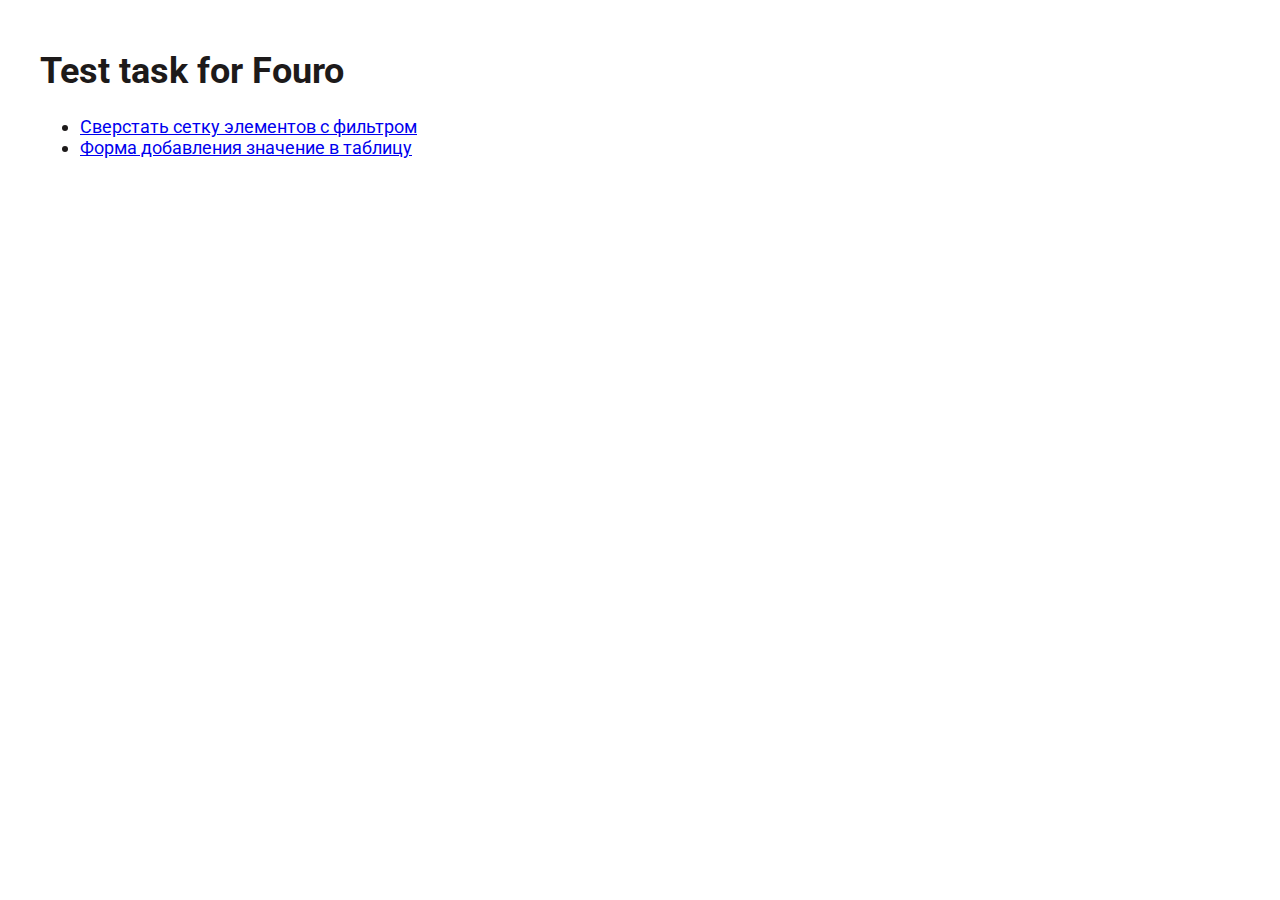
<file: index.html>
<!DOCTYPE html>
<html lang="en">
<head>
  <meta charset="UTF-8">
  <meta http-equiv="X-UA-Compatible" content="IE=edge">
  <meta name="viewport" content="width=device-width, initial-scale=1.0">
  <title>Test task for Fouro</title>
  <link href="https://fonts.googleapis.com/css2?family=Roboto&display=swap" rel="stylesheet">
  <link rel="stylesheet" href="css/style.css">
</head>
<body>
  <div class="container">
    <h1>Test task for Fouro</h1>
    <div class="text">
      <ul>
        <li><a href="task-1.html">Сверстать сетку элементов с фильтром</a></li>
        <li><a href="task-2.html">Форма добавления значение в таблицу</a></li>
      </ul>
    </div>
  </div>
</body>
</html>
</file>
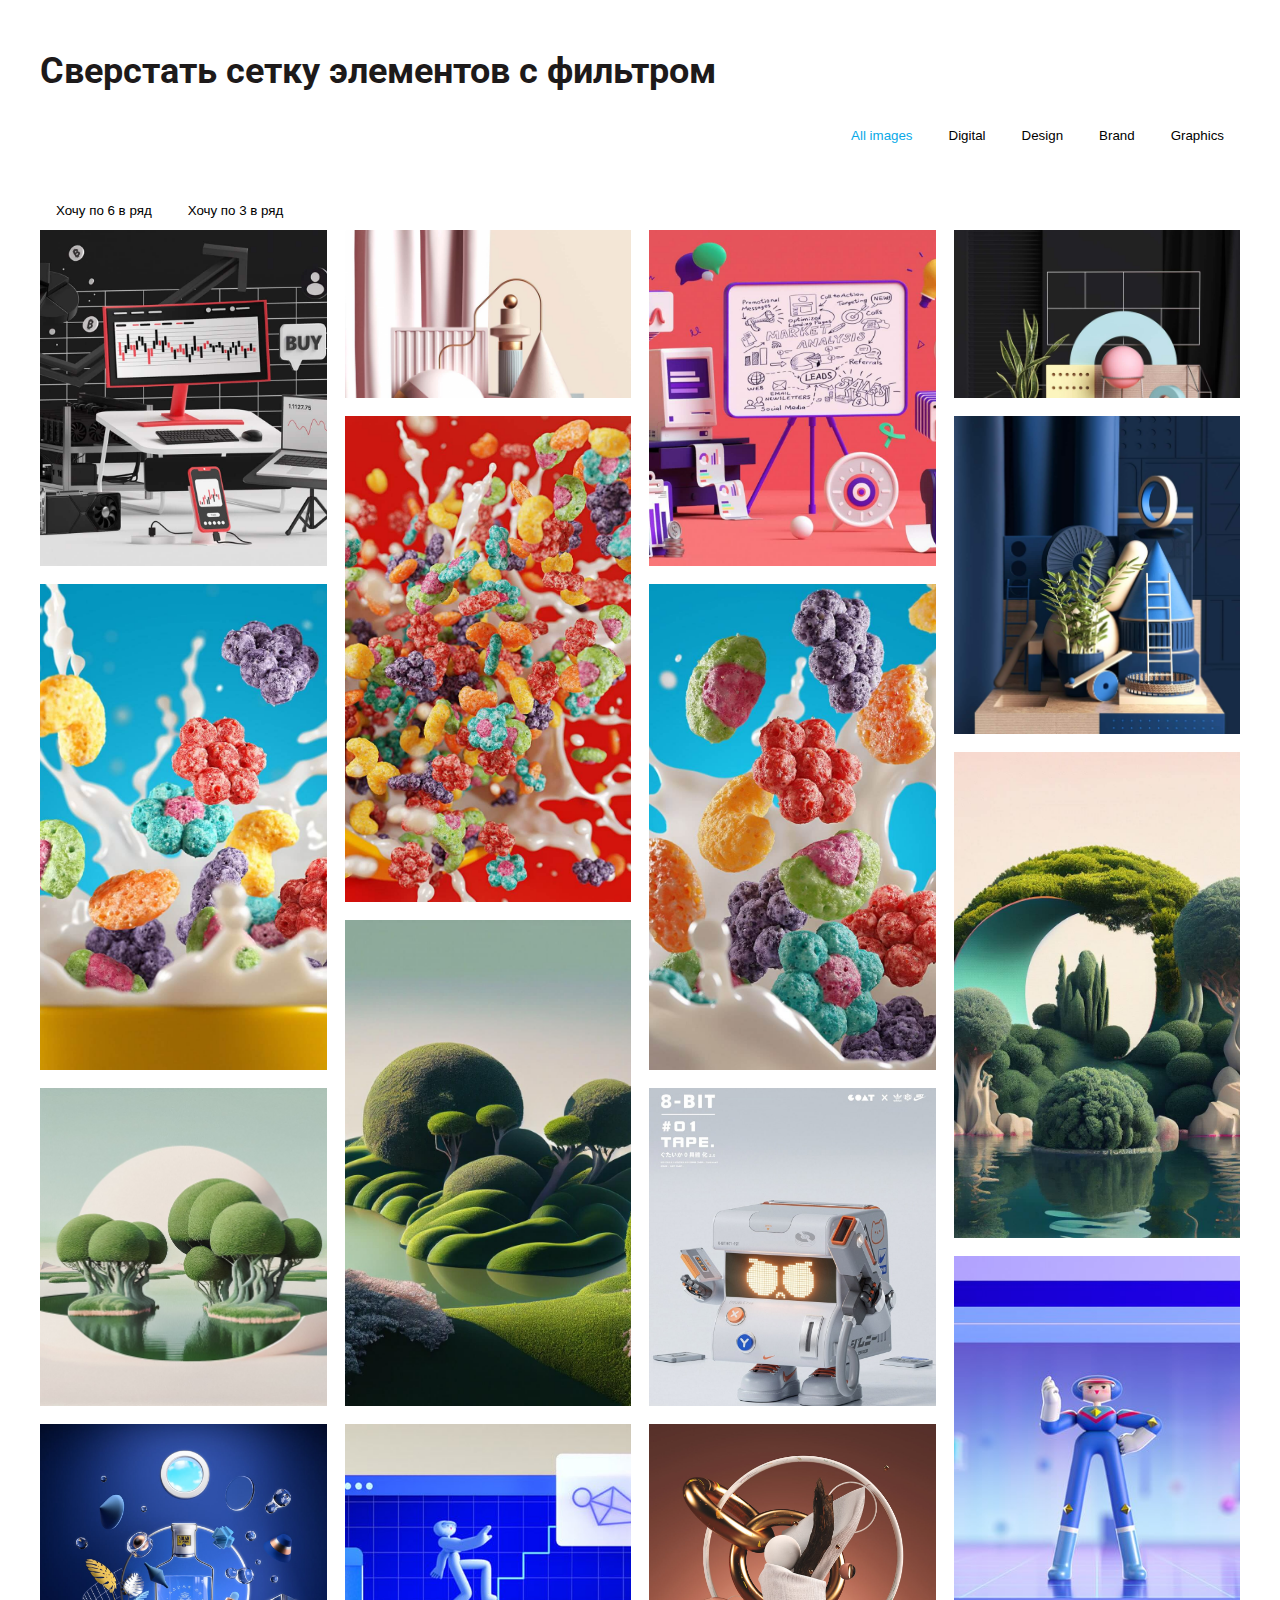
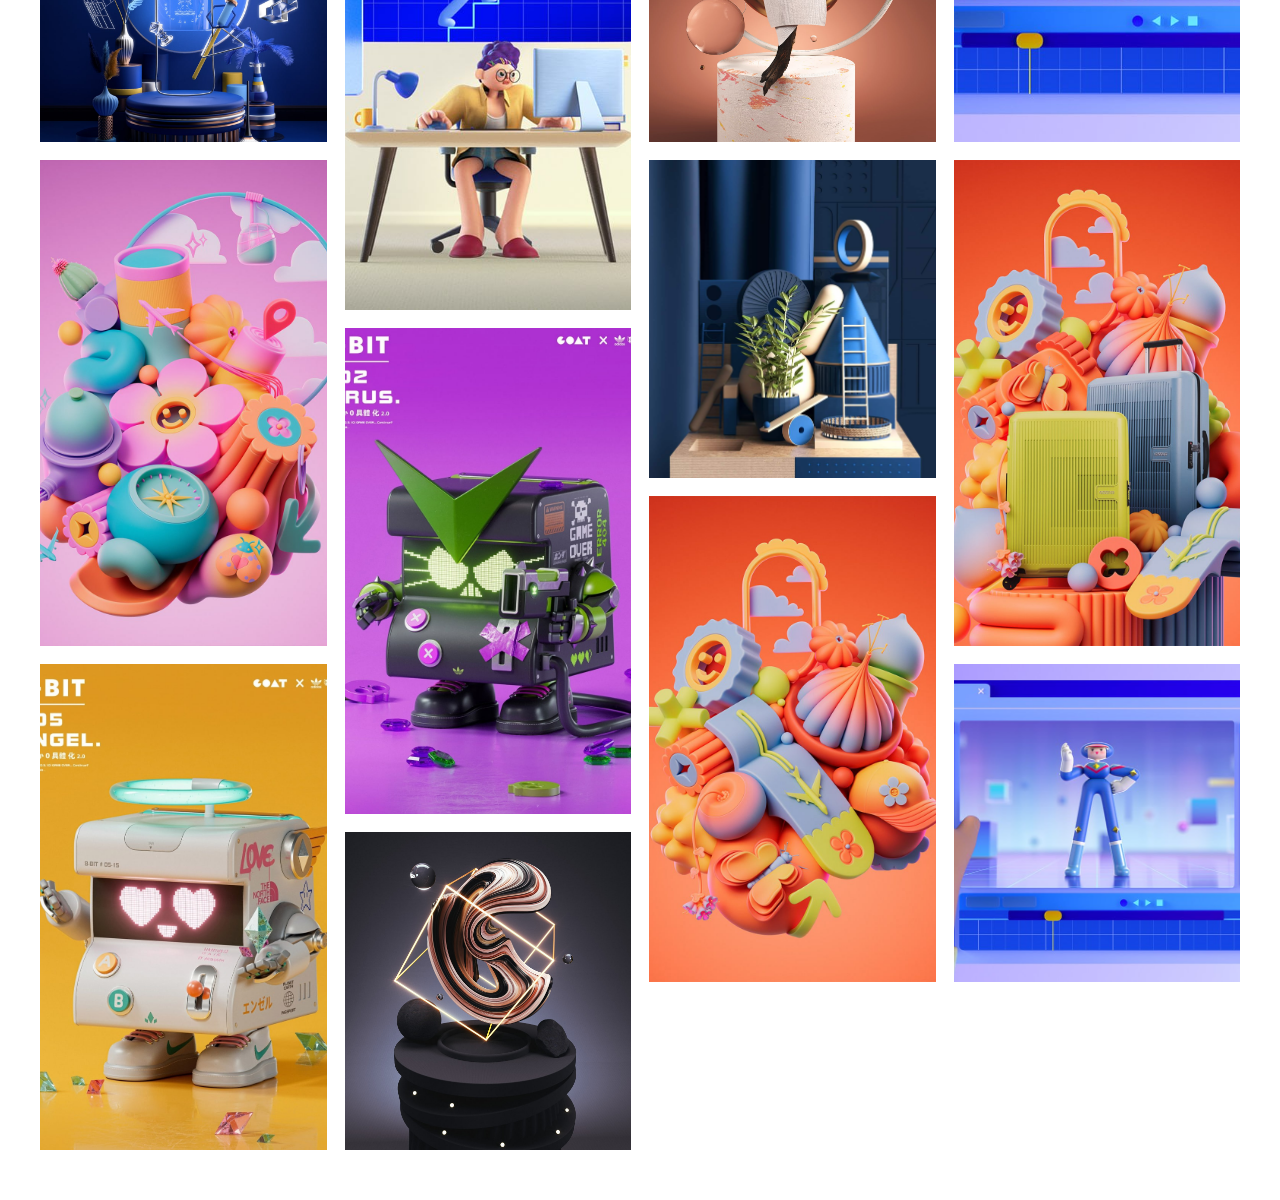
<file: task-1.html>
<!DOCTYPE html>
<html lang="en">
<head>
  <meta charset="UTF-8">
  <meta http-equiv="X-UA-Compatible" content="IE=edge">
  <meta name="viewport" content="width=device-width, initial-scale=1.0">
  <title>Task 1</title>
  <link href="https://fonts.googleapis.com/css2?family=Roboto&display=swap" rel="stylesheet">
  <link rel="stylesheet" href="css/style.css">
</head>
<body>
  <div class="container">
    <h1>Сверстать сетку элементов с фильтром</h1>
    

    <div class="nav-photo">
      <button class="btn active" onclick="filterSelection('all')"> All images</button>
      <button class="btn" onclick="filterSelection('digital')"> Digital</button>
      <button class="btn" onclick="filterSelection('design')"> Design</button>
      <button class="btn" onclick="filterSelection('brand')"> Brand</button>
      <button class="btn" onclick="filterSelection('graphics')"> Graphics</button>
    </div>
    <div class="count-photo">
      <button class="btn count-photo-6" onclick="toogleCount6()">Хочу по 6 в ряд</button>
      <button class="btn count-photo-3" onclick="toogleCount3()">Хочу по 3 в ряд</button>
    </div>

    <div class="container-photo count-photo-default">
      <div class="filterDiv item--large digital show"><span>1 - Lorem, ipsum dolor.</span></div>
      <div class="filterDiv item--medium graphics brand show"><span>2 - Lorem, ipsum dolor.</span></div>
      <div class="filterDiv item--large  digital show"><span>3 - Lorem, ipsum dolor.</span></div>
      <div class="filterDiv item--medium graphics show"><span>4 - Lorem, ipsum dolor.</span></div>
      <div class="filterDiv item--large digital design show"><span>5 - Lorem, ipsum dolor.</span></div>
      <div class="filterDiv item--medium graphics show"><span>6 - Lorem, ipsum dolor.</span></div>
      <div class="filterDiv item--large design show"><span>7 - Lorem, ipsum dolor.</span></div>
      <div class="filterDiv item--large design show"><span>8 - Lorem, ipsum dolor.</span></div>
      <div class="filterDiv item--large brand show"><span>9 - Lorem, ipsum dolor.</span></div>
      <div class="filterDiv item--large brand design show"><span>10 - Lorem, ipsum dolor.</span></div>
      <div class="filterDiv item--medium brand show"><span>11 - Lorem, ipsum dolor.</span></div>
      <div class="filterDiv item--medium brand show"><span>12 - Lorem, ipsum dolor.</span></div>     
      <div class="filterDiv item--large digital show"><span>13 - Lorem, ipsum dolor.</span></div>
      <div class="filterDiv item--medium graphics brand show"><span>14 - Lorem, ipsum dolor.</span></div>
      <div class="filterDiv item--large  digital show"><span>15 - Lorem, ipsum dolor.</span></div>
      <div class="filterDiv item--medium graphics show"><span>16 - Lorem, ipsum dolor.</span></div>
      <div class="filterDiv item--large digital design show"><span>17 - Lorem, ipsum dolor.</span></div>
      <div class="filterDiv item--medium graphics show"><span>18 - Lorem, ipsum dolor.</span></div>
      <div class="filterDiv item--large design show"><span>19 - Lorem, ipsum dolor.</span></div>
      <div class="filterDiv item--large design show"><span>20 - Lorem, ipsum dolor.</span></div>
      <div class="filterDiv item--large brand show"><span>21 - Lorem, ipsum dolor.</span></div>
      <div class="filterDiv item--large brand design show"><span>22 - Lorem, ipsum dolor.</span></div>
      <div class="filterDiv item--medium brand show"><span>23 - Lorem, ipsum dolor.</span></div>
      <div class="filterDiv item--medium graphics show"><span>24 - Lorem, ipsum dolor.</span></div>  
    </div>
  </div>  
  <script src="js/filter.js"></script>
  <script src="js/changeCount.js"></script>
</body>
</html>
</file>
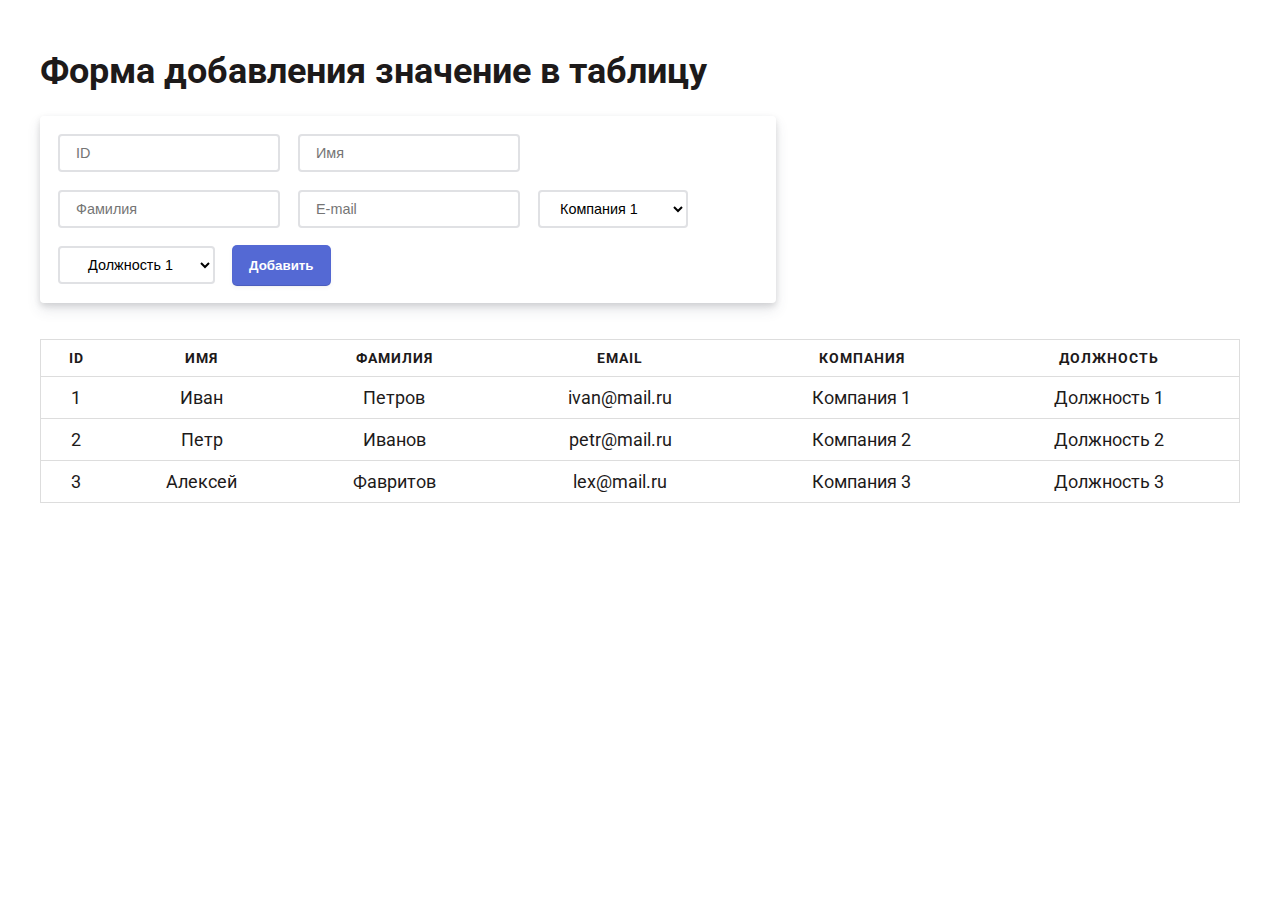
<file: task-2.html>
<!DOCTYPE html>
<html lang="en">
<head>
  <meta charset="UTF-8">
  <meta http-equiv="X-UA-Compatible" content="IE=edge">
  <meta name="viewport" content="width=device-width, initial-scale=1.0">
  <title>Task 2</title>
  <link href="https://fonts.googleapis.com/css2?family=Roboto&display=swap" rel="stylesheet">
  <link rel="stylesheet" href="css/style.css">
</head>
<body>
  <div class="container">
    <h1>Форма добавления значение в таблицу</h1>
    
    <div class="wrap-form">
      <form action="" id="orderForm" method="get" name="addUser"  class="order-form" onclick="validate()"  >
        <div class="order-form__field">
          <input 
            type="text" 
            name="id"  
            placeholder="ID"  
            id="field-id"  
            pattern="[0-1000]" 
            required>
        </div>
        <div class="order-form__field">
          <input type="text" name="name"  placeholder="Имя" id="field-name" pattern="[A-zА-яЁё]" minlength="2" maxlength="20"  required>
        </div>
        <div class="order-form__field">
          <input 
            type="text" 
            name="lastname"  
            placeholder="Фамилия" 
            id="field-lastname" 
            pattern="[A-zА-яЁё]" 
            minlength="2" 
            maxlength="20" 
            required>
        </div>
        <div class="order-form__field">
          <input type="email" name="" placeholder="E-mail" id="field-email" pattern="\S+@[a-z]+.[a-z]+">
        </div>
        <div class="order-form__field" >
         <select class="field-select" id="field-selectCompany" required>
          <optgroup label="Выберите компанию"> 
            <option>Компания 1</option>
            <option>Компания 2</option>
            <option>Компания 3</option>
            <option>Компания 4</option>
            <option>Компания 5</option>
          </optgroup>
        </select> 
        </div>
        <div class="order-form__field">
         <select class="field-select" id="field-selectPosition" required>
           <optgroup label="Выберите должность">
            <option>Должность 1</option>
            <option>Должность 2</option>
            <option>Должность 3</option>
            <option>Должность 4</option>
            <option>Должность 5</option>
          </optgroup>
        </select> 
        </div>
        <div class="order-form__field order-form__button" >
          <button type="button" class="btn" name="" access="false"  id="submit">Добавить</button>
        </div>
      </form>
    </div>

    <table id="table">
      <thead>
        <tr>
          <th>ID</th>
          <th>Имя</th>
          <th>Фамилия</th>
          <th>Email</th>
          <th>Компания</th>
          <th>Должность</th>
        </tr>
      </thead>
      <tbody>
        <tr>
          <td data-label="ID">1</td>
          <td data-label="Имя">Иван</td>
          <td data-label="Фамилия">Петров</td>
          <td data-label="Email">ivan@mail.ru</td>
          <td data-label="Компания">Компания 1</td>
          <td data-label="Должность">Должность 1</td>
        </tr>
        <tr>
          <td data-label="ID">2</td>
          <td data-label="Имя">Петр</td>
          <td data-label="Фамилия">Иванов</td>
          <td data-label="Email">petr@mail.ru</td>
          <td data-label="Компания">Компания 2</td>
          <td data-label="Должность">Должность 2</td>
        </tr>
        <tr>
          <td data-label="ID">3</td>
          <td data-label="Имя">Алексей</td>
          <td data-label="Фамилия">Фавритов</td>
          <td data-label="Email">lex@mail.ru</td>
          <td data-label="Компания">Компания 3</td>
          <td data-label="Должность">Должность 3</td>
        </tr>
      </tbody>
    </table>  
  </div>  
  <script src="js/validate.js"></script>
</body>
</html>
</file>
<file: css/style.css>
/* line 1, style.less */
html,
body {
  font-family: 'Roboto', sans-serif;
  -webkit-box-sizing: border-box;
          box-sizing: border-box;
  margin: 0;
  padding: 0;
  font-size: 18px;
  color: #1d1a1a;
}
/* line 11, style.less */
.container {
  max-width: 1200px;
  margin: 50px auto;
  padding: 0 10px;
}
/* line 17, style.less */
img {
  width: 100%;
  height: auto;
}
/* line 21, style.less */
.nav-photo {
  text-align: right;
  margin-bottom: 2rem;
}
/* line 26, style.less */
.container-photo {
  overflow: hidden;
  max-width: 100%;
  display: grid;
  grid-gap: 1rem;
  grid-template-rows: auto;
  grid-template-columns: repeat(4, 1fr);
  grid-auto-rows: 150px;
  grid-auto-flow: row dense;
  grid-auto-columns: 1fr;
}
/* line 38, style.less */
.filterDiv {
  float: left;
  background-color: #ccc;
  background-size: cover;
  width: 100px;
  display: none;
}
/* line 48, style.less */
.show {
  display: -webkit-box;
  display: -ms-flexbox;
  display: flex;
  -webkit-box-orient: vertical;
  -webkit-box-direction: normal;
      -ms-flex-direction: column;
          flex-direction: column;
  -webkit-box-pack: end;
      -ms-flex-pack: end;
          justify-content: flex-end;
  grid-column-start: auto;
  grid-row-start: auto;
  background-size: cover;
  background-position: center;
  -webkit-transition: -webkit-transform 0.3s ease-in-out;
  transition: -webkit-transform 0.3s ease-in-out;
  transition: transform 0.3s ease-in-out;
  transition: transform 0.3s ease-in-out, -webkit-transform 0.3s ease-in-out;
  cursor: pointer;
  counter-increment: item-counter;
  width: 100%;
  position: relative;
}
/* line 62, style.less */
.show span {
  position: absolute;
  top: 0;
  bottom: 0;
  left: 0;
  right: 0;
  background: rgba(29, 106, 154, 0.72);
  color: #fff;
  visibility: hidden;
  opacity: 0;
  -webkit-transition: opacity .2s, visibility .2s;
  transition: opacity .2s, visibility .2s;
}
/* line 75, style.less */
.show:hover {
  background: rgba(60, 133, 189, 0.6);
}
/* line 78, style.less */
.show:hover span {
  visibility: visible;
  opacity: 1;
  color: #fff;
  display: -webkit-box;
  display: -ms-flexbox;
  display: flex;
  -webkit-box-align: center;
      -ms-flex-align: center;
          align-items: center;
  -webkit-box-pack: center;
      -ms-flex-pack: center;
          justify-content: center;
}
/* line 89, style.less */
.btn {
  border: none;
  outline: none;
  padding: 12px 16px;
  background-color: #fff;
  cursor: pointer;
}
/* line 96, style.less */
.btn:hover {
  -webkit-box-shadow: 0px 5px 5px -5px rgba(60, 133, 189, 0.6);
          box-shadow: 0px 5px 5px -5px rgba(60, 133, 189, 0.6);
}
/* line 100, style.less */
.btn.active {
  color: #08a9e7;
}
/* line 105, style.less */
.item--large {
  grid-row-end: span 3;
}
/* line 108, style.less */
.item--large:nth-child(1) {
  background: url('../img/digital/digital1.jpg') no-repeat center top / cover;
}
/* line 111, style.less */
.item--large:nth-child(3) {
  background: url('../img/digital/digital2.jpg') no-repeat center top / cover;
}
/* line 114, style.less */
.item--large:nth-child(5) {
  background: url('../img/design/design1.jpg') no-repeat center top / cover;
}
/* line 117, style.less */
.item--large:nth-child(7) {
  background: url('../img/design/design2.jpg') no-repeat center top / cover;
}
/* line 120, style.less */
.item--large:nth-child(8) {
  background: url('../img/design/design3.jpg') no-repeat center top / cover;
}
/* line 123, style.less */
.item--large:nth-child(9) {
  background: url('../img/brand/brand1.jpg') no-repeat center top / cover;
}
/* line 126, style.less */
.item--large:nth-child(10) {
  background: url('../img/brand/brand2.jpg') no-repeat center top / cover;
}
/* line 129, style.less */
.item--large:nth-child(13) {
  background: url('../img/digital/digital5.jpg') no-repeat center top / cover;
}
/* line 132, style.less */
.item--large:nth-child(15) {
  background: url('../img/digital/digital6.jpg') no-repeat center top / cover;
}
/* line 135, style.less */
.item--large:nth-child(17) {
  background: url('../img/design/design4.jpg') no-repeat center top / cover;
}
/* line 138, style.less */
.item--large:nth-child(19) {
  background: url('../img/design/design5.jpg') no-repeat center top / cover;
}
/* line 141, style.less */
.item--large:nth-child(21) {
  background: url('../img/design/design6.jpg') no-repeat center top / cover;
}
/* line 144, style.less */
.item--large:nth-child(25) {
  background: url('../img/brand/brand5.jpg') no-repeat center top / cover;
}
/* line 147, style.less */
.item--large:nth-child(20) {
  background: url('../img/brand/brand6.jpg') no-repeat center top / cover;
}
/* line 150, style.less */
.item--large:nth-child(22) {
  background: url('../img/brand/brand7.jpg') no-repeat center top / cover;
}
/* line 154, style.less */
.item--medium {
  grid-row-end: span 2;
}
/* line 157, style.less */
.item--medium:nth-child(2) {
  background: url('../img/graphics/graphics1.jpg') no-repeat center top / cover;
}
/* line 160, style.less */
.item--medium:nth-child(4) {
  background: url('../img/graphics/graphics2.jpg') no-repeat center top / cover;
}
/* line 163, style.less */
.item--medium:nth-child(6) {
  background: url('../img/graphics/graphics3.jpg') no-repeat center top / cover;
}
/* line 166, style.less */
.item--medium:nth-child(11) {
  background: url('../img/brand/brand3.jpg') no-repeat center top / cover;
}
/* line 169, style.less */
.item--medium:nth-child(12) {
  background: url('../img/brand/brand4.jpg') no-repeat center top / cover;
}
/* line 172, style.less */
.item--medium:nth-child(14) {
  background: url('../img/graphics/graphics4.jpg') no-repeat center top / cover;
}
/* line 175, style.less */
.item--medium:nth-child(16) {
  background: url('../img/graphics/graphics5.jpg') no-repeat center top / cover;
}
/* line 178, style.less */
.item--medium:nth-child(18) {
  background: url('../img/graphics/graphics3.jpg') no-repeat center top / cover;
}
/* line 181, style.less */
.item--medium:nth-child(23) {
  background: url('../img/digital/digital5.jpg') no-repeat center top / cover;
}
/* line 184, style.less */
.item--medium:nth-child(24) {
  background: url('../img/graphics/graphics6.jpg') no-repeat center top / cover;
}
/* line 188, style.less */
.count-photo-default {
  grid-template-columns: repeat(4, 1fr);
}
/* line 191, style.less */
.count-photo-6 {
  grid-template-columns: repeat(6, 1fr);
}
/* line 194, style.less */
.count-photo-3 {
  grid-template-columns: repeat(3, 1fr);
}
@media (max-width: 500px) {
  /* line 200, style.less */
  .container-photo {
    grid-template-columns: 100%;
    grid-template-rows: auto;
  }
}
/* ===== TASK 2 =========*/
/* line 209, style.less */
.wrap-form {
  margin-bottom: 2rem;
}
/* line 210, style.less */
table {
  border: 1px solid #ccc;
  width: 100%;
  margin: 0;
  padding: 0;
  border-collapse: collapse;
  border-spacing: 0;
}
/* line 219, style.less */
table tr {
  border: 1px solid #ddd;
  padding: 5px;
}
/* line 224, style.less */
table th,
table td {
  padding: 10px;
  text-align: center;
}
/* line 229, style.less */
table th {
  text-transform: uppercase;
  font-size: 14px;
  letter-spacing: 1px;
}
@media screen and (max-width: 600px) {
  /* line 237, style.less */
  table {
    border: 0;
  }
  /* line 241, style.less */
  table thead {
    display: none;
  }
  /* line 245, style.less */
  table tr {
    margin-bottom: 10px;
    display: block;
    border-bottom: 2px solid #ddd;
  }
  /* line 251, style.less */
  table td {
    display: block;
    text-align: right;
    font-size: 13px;
    border-bottom: 1px dotted #ccc;
  }
  /* line 258, style.less */
  table td:last-child {
    border-bottom: 0;
  }
  /* line 262, style.less */
  table td:before {
    content: attr(data-label);
    float: left;
    text-transform: uppercase;
    font-weight: bold;
  }
}
/* line 270, style.less */
.order-form {
  display: -webkit-box;
  display: -ms-flexbox;
  display: flex;
  -webkit-box-orient: horizontal;
  -webkit-box-direction: normal;
      -ms-flex-direction: row;
          flex-direction: row;
  -ms-flex-wrap: wrap;
      flex-wrap: wrap;
  gap: 1rem;
  height: 100%;
  padding: 1rem;
  margin: 1rem 0;
  justify-items: stretch;
  -webkit-box-pack: start;
      -ms-flex-pack: start;
          justify-content: flex-start;
  -webkit-box-shadow: rgba(60, 66, 87, 0.12) 0px 7px 14px 0px, rgba(0, 0, 0, 0.12) 0px 3px 6px 0px;
          box-shadow: rgba(60, 66, 87, 0.12) 0px 7px 14px 0px, rgba(0, 0, 0, 0.12) 0px 3px 6px 0px;
  border-radius: 4px;
  max-width: 700px;
}
/* line 286, style.less */
.order-form__field input,
.order-form__field .field-select {
  font-size: 0.8rem;
  line-height: 1rem;
  padding: 8px 16px;
  border: 2px solid rgba(60, 66, 87, 0.16);
  border-radius: 4px;
  outline: none;
  background-color: #fff;
}
/* line 299, style.less */
input[type="email"]:hover,
input[type="text"]:hover {
  border: 2px solid #5469d4;
  outline: none;
}
/* line 305, style.less */
.field-select {
  width: 100%;
}
/* line 309, style.less */
#field-id {
  grid-area: id;
}
/* line 313, style.less */
#field-name {
  grid-area: name;
}
/* line 317, style.less */
#field-lastname {
  grid-area: lastname;
}
/* line 321, style.less */
#field-email {
  grid-area: email;
}
/* line 325, style.less */
#field-selectCompany {
  grid-area: company;
  position: relative;
}
/* line 330, style.less */
#field-selectPosition {
  grid-area: position;
  text-align: center;
  position: relative;
}
/* line 336, style.less */
#submit {
  grid-area: btn;
  text-align: center;
}
/* line 341, style.less */
.btn#submit {
  background-color: #5469d4;
  -webkit-box-shadow: rgba(0, 0, 0, 0) 0px 0px 0px 0px, rgba(0, 0, 0, 0) 0px 0px 0px 0px, rgba(0, 0, 0, 0.12) 0px 1px 1px 0px, #5469d4 0px 0px 0px 1px, rgba(0, 0, 0, 0) 0px 0px 0px 0px, rgba(0, 0, 0, 0) 0px 0px 0px 0px, rgba(60, 66, 87, 0.08) 0px 2px 5px 0px;
          box-shadow: rgba(0, 0, 0, 0) 0px 0px 0px 0px, rgba(0, 0, 0, 0) 0px 0px 0px 0px, rgba(0, 0, 0, 0.12) 0px 1px 1px 0px, #5469d4 0px 0px 0px 1px, rgba(0, 0, 0, 0) 0px 0px 0px 0px, rgba(0, 0, 0, 0) 0px 0px 0px 0px, rgba(60, 66, 87, 0.08) 0px 2px 5px 0px;
  color: #fff;
  font-weight: 600;
  cursor: pointer;
  border-radius: 4px;
}
</file>
